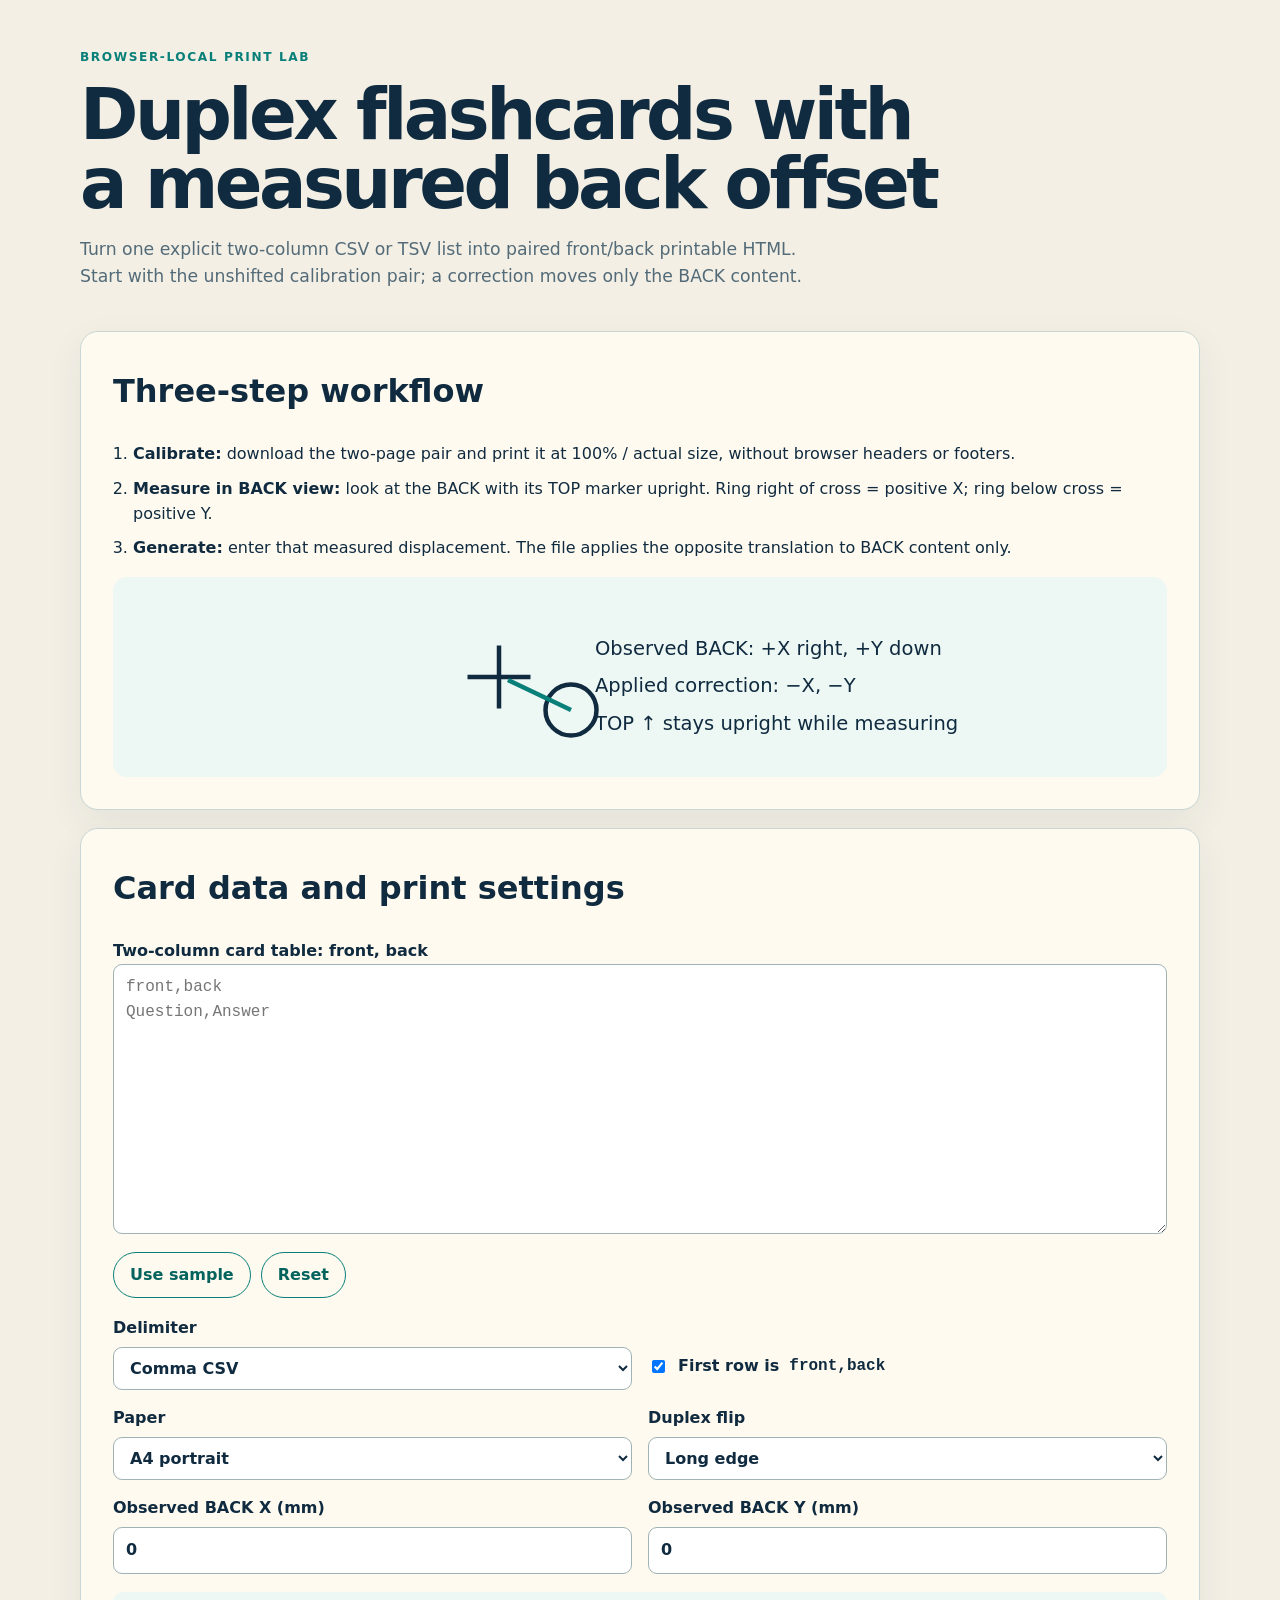
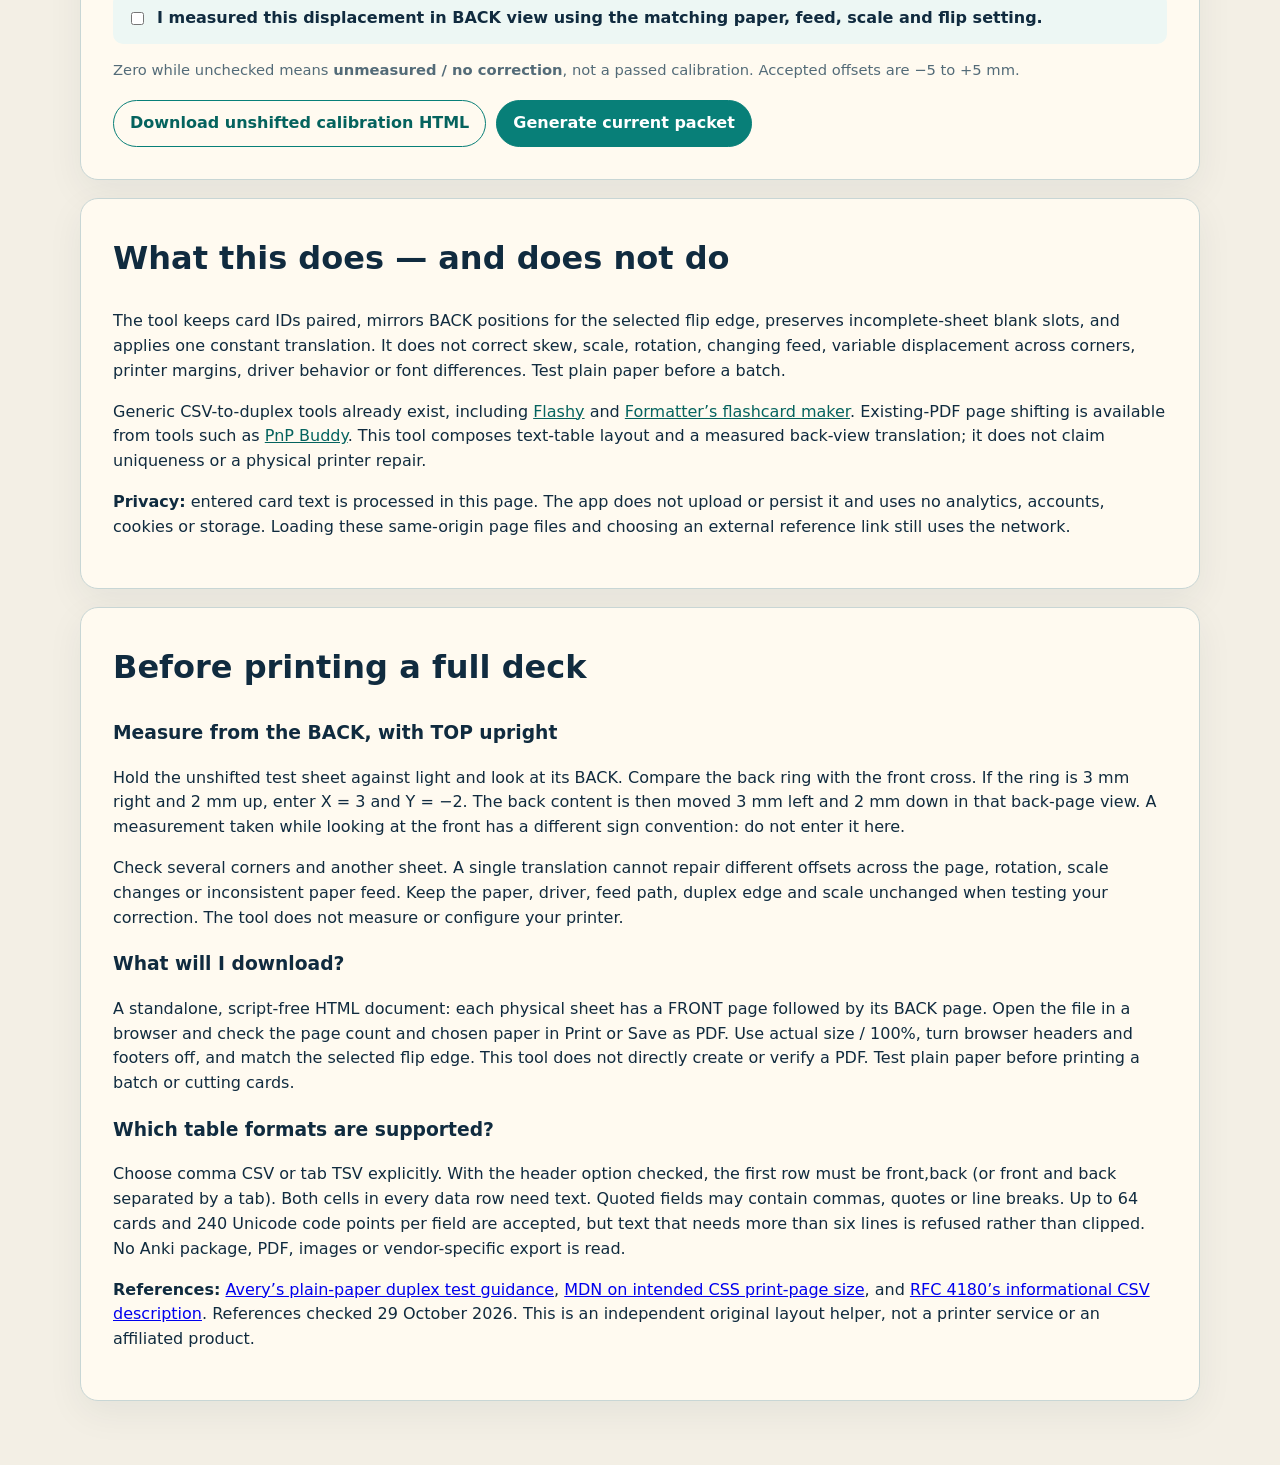
<file: index.html>
<!doctype html>
<html lang="en">
<head>
  <meta charset="utf-8">
  <meta name="viewport" content="width=device-width,initial-scale=1">
  <meta name="robots" content="index,follow">
  <meta http-equiv="Content-Security-Policy" content="default-src 'self'; script-src 'self'; style-src 'self'; connect-src 'none'; img-src 'none'; font-src 'none'; object-src 'none'; frame-src 'none'; form-action 'none'; base-uri 'none'; worker-src 'none'">
  <meta name="google-site-verification" content="fxav4NFuUbsVKkkGCwAQyVzlPy7XdI-itFY_XiKmodE" />
  <meta name="description" content="Make paired flashcards from CSV or TSV, print a calibration pair, and apply a measured back-page offset. Browser-local text processing. A4 or Letter.">
  <link rel="canonical" href="https://tatyanazaiceva76.github.io/duplex-flashcards/">
  <title>Duplex Flashcard Maker With Measured Back Offset</title>
  <link rel="stylesheet" href="./styles.css">
</head>
<body>
  <header class="hero">
    <p class="eyebrow">Browser-local print lab</p>
    <h1>Duplex flashcards with a measured back offset</h1>
    <p>Turn one explicit two-column CSV or TSV list into paired front/back printable HTML. Start with the unshifted calibration pair; a correction moves only the BACK content.</p>
  </header>

  <main>
    <section class="panel steps" aria-labelledby="workflow-title">
      <h2 id="workflow-title">Three-step workflow</h2>
      <ol>
        <li><strong>Calibrate:</strong> download the two-page pair and print it at 100% / actual size, without browser headers or footers.</li>
        <li><strong>Measure in BACK view:</strong> look at the BACK with its TOP marker upright. Ring right of cross = positive X; ring below cross = positive Y.</li>
        <li><strong>Generate:</strong> enter that measured displacement. The file applies the opposite translation to BACK content only.</li>
      </ol>
      <div class="orientation" aria-label="Back-view measurement diagram">
        <svg viewBox="0 0 300 120" role="img" aria-labelledby="diagram-title diagram-desc">
          <title id="diagram-title">Back-view correction diagram</title>
          <desc id="diagram-desc">A cross marks the front position. A ring right and down represents positive observed X and Y. The applied correction points left and up.</desc>
          <path d="M35 60h42M56 39v42" class="cross"/><circle cx="104" cy="82" r="17" class="ring"/>
          <path d="M104 82L62 62" class="arrow"/><text x="120" y="45">Observed BACK: +X right, +Y down</text><text x="120" y="70">Applied correction: −X, −Y</text><text x="120" y="95">TOP ↑ stays upright while measuring</text>
        </svg>
      </div>
    </section>

    <form id="tool" class="panel" novalidate>
      <h2>Card data and print settings</h2>
      <label for="input">Two-column card table: front, back</label>
      <textarea id="input" rows="10" spellcheck="false" placeholder="front,back&#10;Question,Answer"></textarea>
      <div class="actions compact"><button type="button" id="sample">Use sample</button><button type="button" id="reset-tool">Reset</button></div>

      <div class="grid">
        <label>Delimiter<select id="delimiter"><option value=",">Comma CSV</option><option value="&#9;">Tab TSV</option></select></label>
        <label class="check"><input id="header" type="checkbox" checked> First row is <code>front,back</code></label>
        <label>Paper<select id="paper"><option value="A4">A4 portrait</option><option value="LETTER">US Letter portrait</option></select></label>
        <label>Duplex flip<select id="flip"><option value="LONG_EDGE">Long edge</option><option value="SHORT_EDGE">Short edge</option></select></label>
        <label>Observed BACK X (mm)<input id="observed-x" type="number" min="-5" max="5" step="0.1" value="0"></label>
        <label>Observed BACK Y (mm)<input id="observed-y" type="number" min="-5" max="5" step="0.1" value="0"></label>
      </div>
      <label class="check measure"><input id="measured" type="checkbox"> I measured this displacement in BACK view using the matching paper, feed, scale and flip setting.</label>
      <p class="hint">Zero while unchecked means <strong>unmeasured / no correction</strong>, not a passed calibration. Accepted offsets are −5 to +5 mm.</p>

      <div class="actions">
        <button type="button" id="calibration">Download unshifted calibration HTML</button>
        <button type="submit" class="primary">Generate current packet</button>
      </div>
      <div id="error" class="error" role="alert" aria-live="assertive" hidden></div>
    </form>

    <section id="result" class="panel" hidden aria-live="polite">
      <div class="result-head"><div><p class="eyebrow">Frozen current result</p><h2>Preview and download</h2></div><p id="summary"></p></div>
      <div class="actions compact"><button id="preview-front" type="button" disabled>Preview first FRONT</button><button id="preview-back" type="button" disabled>Preview first BACK</button><button id="download" type="button" class="primary" disabled>Download card packet HTML</button></div>
      <div id="preview" class="preview" aria-label="Generated first-sheet preview"></div>
      <p class="hint">The downloaded file is script-free HTML, not a generated or verified PDF. You may open it and use your browser’s Save as PDF or print controls at your own discretion.</p>
    </section>

    <section class="panel limits">
      <h2>What this does — and does not do</h2>
      <p>The tool keeps card IDs paired, mirrors BACK positions for the selected flip edge, preserves incomplete-sheet blank slots, and applies one constant translation. It does not correct skew, scale, rotation, changing feed, variable displacement across corners, printer margins, driver behavior or font differences. Test plain paper before a batch.</p>
      <p>Generic CSV-to-duplex tools already exist, including <a href="https://thekarolgajda.github.io/Flashy/" rel="noreferrer">Flashy</a> and <a href="https://formatter.org/flashcard-maker" rel="noreferrer">Formatter’s flashcard maker</a>. Existing-PDF page shifting is available from tools such as <a href="https://pnpbuddy.com/align/" rel="noreferrer">PnP Buddy</a>. This tool composes text-table layout and a measured back-view translation; it does not claim uniqueness or a physical printer repair.</p>
      <p><strong>Privacy:</strong> entered card text is processed in this page. The app does not upload or persist it and uses no analytics, accounts, cookies or storage. Loading these same-origin page files and choosing an external reference link still uses the network.</p>
    </section>

    <section class="panel" aria-labelledby="print-notes-title">
      <h2 id="print-notes-title">Before printing a full deck</h2>
      <h3>Measure from the BACK, with TOP upright</h3>
      <p>Hold the unshifted test sheet against light and look at its BACK. Compare the back ring with the front cross. If the ring is 3 mm right and 2 mm up, enter X = 3 and Y = −2. The back content is then moved 3 mm left and 2 mm down in that back-page view. A measurement taken while looking at the front has a different sign convention: do not enter it here.</p>
      <p>Check several corners and another sheet. A single translation cannot repair different offsets across the page, rotation, scale changes or inconsistent paper feed. Keep the paper, driver, feed path, duplex edge and scale unchanged when testing your correction. The tool does not measure or configure your printer.</p>
      <h3>What will I download?</h3>
      <p>A standalone, script-free HTML document: each physical sheet has a FRONT page followed by its BACK page. Open the file in a browser and check the page count and chosen paper in Print or Save as PDF. Use actual size / 100%, turn browser headers and footers off, and match the selected flip edge. This tool does not directly create or verify a PDF. Test plain paper before printing a batch or cutting cards.</p>
      <h3>Which table formats are supported?</h3>
      <p>Choose comma CSV or tab TSV explicitly. With the header option checked, the first row must be front,back (or front and back separated by a tab). Both cells in every data row need text. Quoted fields may contain commas, quotes or line breaks. Up to 64 cards and 240 Unicode code points per field are accepted, but text that needs more than six lines is refused rather than clipped. No Anki package, PDF, images or vendor-specific export is read.</p>
      <p><strong>References:</strong> <a href="https://www.avery.com/help/article/print-two-sided-print-both-sides-double-sided-printing" rel="noreferrer">Avery’s plain-paper duplex test guidance</a>, <a href="https://developer.mozilla.org/en-US/docs/Web/CSS/Reference/At-rules/@page" rel="noreferrer">MDN on intended CSS print-page size</a>, and <a href="https://www.rfc-editor.org/info/rfc4180/" rel="noreferrer">RFC 4180’s informational CSV description</a>. References checked 29 October 2026. This is an independent original layout helper, not a printer service or an affiliated product.</p>
    </section>
  </main>
  <script type="module" src="./app.mjs"></script>
</body>
</html>
</file>
<file: styles.css>
:root{color-scheme:light;--paper:#fffaf0;--ink:#102b3f;--muted:#536b78;--teal:#087f78;--teal-dark:#05635e;--line:#c8d6d5;--wash:#edf7f4;--danger:#9c2f2f;font-family:Inter,ui-sans-serif,system-ui,-apple-system,BlinkMacSystemFont,"Segoe UI",sans-serif;background:#f3efe5;color:var(--ink)}*{box-sizing:border-box}html,body{margin:0;min-width:0}body{line-height:1.55}.hero,main{width:min(1120px,calc(100% - 32px));margin-inline:auto}.hero{padding:48px 0 24px}.hero h1{font-size:clamp(2rem,6vw,4.4rem);line-height:.98;letter-spacing:-.05em;max-width:880px;margin:.2em 0}.hero>p:last-child{font-size:1.08rem;max-width:760px;color:var(--muted)}main{display:grid;gap:18px;padding-bottom:64px}.panel{background:var(--paper);border:1px solid var(--line);border-radius:18px;padding:clamp(18px,4vw,32px);box-shadow:0 12px 36px #102b3f10}.eyebrow{text-transform:uppercase;letter-spacing:.13em;font-weight:800;font-size:.76rem;color:var(--teal);margin:0}.panel h2{margin:.1em 0 .8em;font-size:clamp(1.35rem,3vw,2rem)}.steps ol{padding-left:1.25rem;display:grid;gap:.6rem}.orientation{background:var(--wash);border-radius:14px;padding:10px;overflow:hidden}.orientation svg{display:block;width:100%;max-height:180px}.orientation text{font-size:13px;fill:var(--ink)}.cross,.ring{fill:none;stroke:var(--ink);stroke-width:3}.arrow{fill:none;stroke:var(--teal);stroke-width:3;marker-end:none}label{display:grid;gap:6px;font-weight:700}textarea,input,select,button{font:inherit}textarea,input,select{width:100%;border:1px solid #9fb2b4;border-radius:9px;background:#fff;color:var(--ink);padding:10px 12px}textarea{resize:vertical;min-height:180px;font-family:ui-monospace,SFMono-Regular,Menlo,monospace}.grid{display:grid;grid-template-columns:repeat(2,minmax(0,1fr));gap:16px;margin:18px 0}.check{display:flex;align-items:center;gap:10px;font-weight:650;padding-top:26px}.check input{width:auto;flex:none}.measure{padding:14px;background:var(--wash);border-radius:10px}.hint{color:var(--muted);font-size:.92rem}.actions{display:flex;flex-wrap:wrap;gap:10px;margin-top:18px}.actions.compact{margin-top:10px}button{border:1px solid var(--teal);border-radius:999px;padding:10px 16px;background:transparent;color:var(--teal-dark);font-weight:800;cursor:pointer}button:hover{background:var(--wash)}button.primary{background:var(--teal);color:#fff}button.primary:hover{background:var(--teal-dark)}button:disabled{opacity:.45;cursor:not-allowed}.error{margin-top:16px;background:#fff0f0;border-left:4px solid var(--danger);padding:12px;color:var(--danger);white-space:pre-wrap}.result-head{display:flex;justify-content:space-between;gap:18px;align-items:end}.result-head p{margin:0}.preview{margin-top:16px;min-height:220px;background:#dfe7e5;border-radius:12px;padding:12px;overflow:auto}.preview svg{display:block;width:min(100%,650px);height:auto;margin:auto;background:white;box-shadow:0 6px 20px #102b3f25}.preview .cut-guides{fill:none;stroke:#667;stroke-width:.25;stroke-dasharray:2 1}.preview .card-id{font-size:3.2px;fill:#567;font-family:Arial,"DejaVu Sans",sans-serif}.preview .card-text{font-size:4.8px;fill:#102b3f;font-family:Arial,"DejaVu Sans",sans-serif}.preview .page-note{font-size:3px;fill:#345;font-family:Arial,"DejaVu Sans",sans-serif}.limits a{color:var(--teal-dark)}code{font-family:ui-monospace,SFMono-Regular,Menlo,monospace}@media(max-width:640px){.hero,main{width:min(100% - 20px,1120px)}.hero{padding-top:28px}.grid{grid-template-columns:1fr}.check{padding-top:0}.result-head{display:block}.actions button{width:100%}.panel{border-radius:13px;padding:18px}.orientation{padding:4px}.orientation text{font-size:11px}}@media(prefers-reduced-motion:no-preference){button{transition:background .15s ease,transform .15s ease}button:active{transform:translateY(1px)}}
</file>
